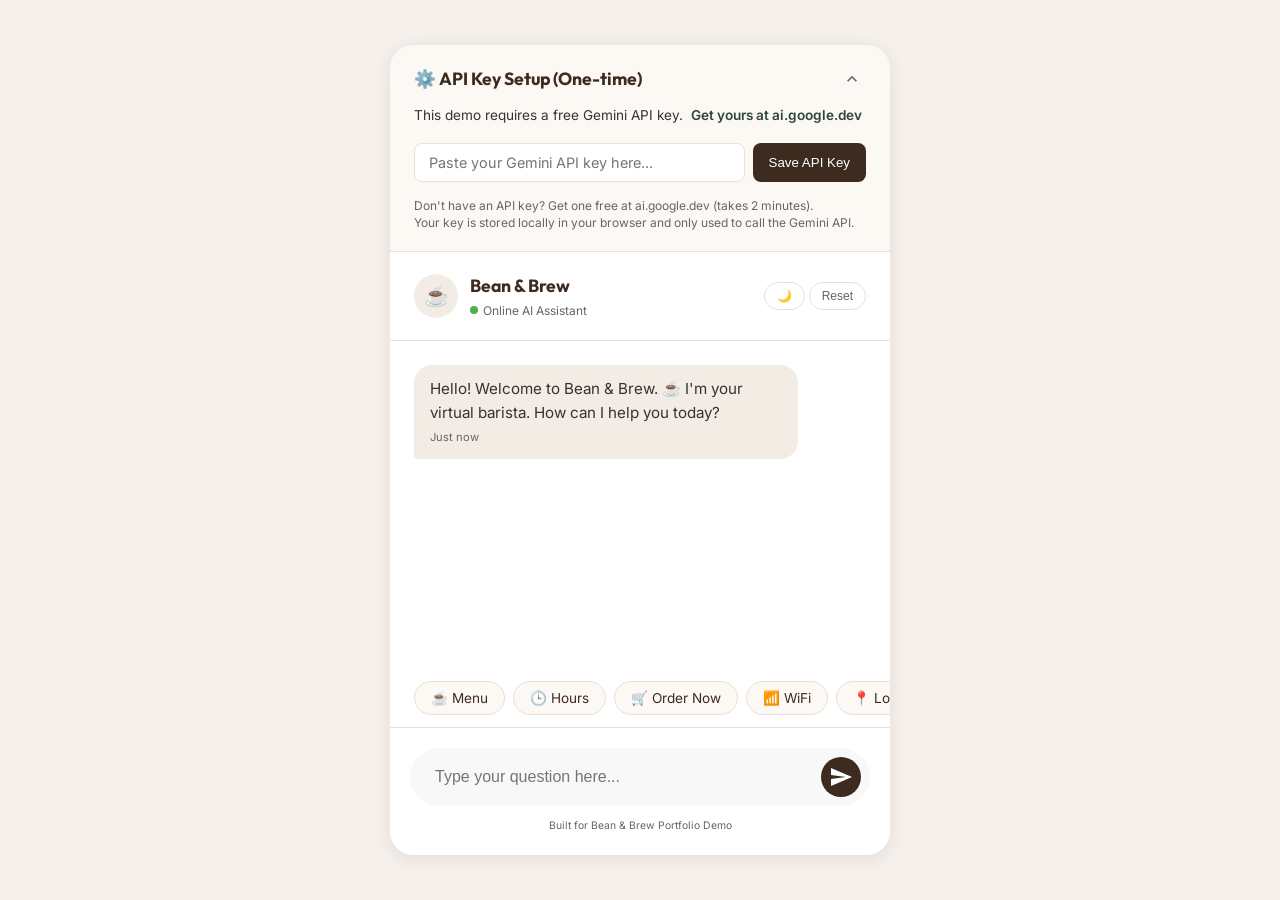
<file: index.html>
<!DOCTYPE html>
<html lang="en">

<head>
    <meta charset="UTF-8">
    <meta name="viewport" content="width=device-width, initial-scale=1.0">
    <title>Bean & Brew | AI Barista</title>
    <link rel="stylesheet" href="style.css">
    <!-- Google Fonts for a premium look -->
    <link rel="preconnect" href="https://fonts.googleapis.com">
    <link rel="preconnect" href="https://fonts.gstatic.com" crossorigin>
    <link
        href="https://fonts.googleapis.com/css2?family=Inter:wght@400;500;600&family=Outfit:wght@400;600;700&display=swap"
        rel="stylesheet">
</head>

<body>
    <div class="app-container">
        <!-- API Key Setup Section -->
        <div id="api-setup-section" class="api-setup-card">
            <div class="api-setup-header">
                <h2>⚙️ API Key Setup (One-time)</h2>
                <button type="button" id="minimize-api-btn" class="minimize-btn" title="Minimize">
                    <svg viewBox="0 0 24 24" width="20" height="20">
                        <path fill="currentColor" d="M7.41 15.41L12 10.83l4.59 4.58L18 14l-6-6-6 6z"></path>
                    </svg>
                </button>
            </div>
            <p>This demo requires a free Gemini API key. <a href="https://ai.google.dev" target="_blank" class="api-link-btn">Get yours at ai.google.dev</a></p>
            <div class="api-input-group">
                <input type="password" id="api-key-input" placeholder="Paste your Gemini API key here..." autocomplete="off">
                <button id="save-api-key-btn">Save API Key</button>
            </div>
            <p class="api-security-note">Don't have an API key? Get one free at ai.google.dev (takes 2 minutes).<br>Your key is stored locally in your browser and only used to call the Gemini API.</p>
            <p id="api-key-status" class="api-status hidden">✅ API key saved!</p>
        </div>

        <!-- Main Chat Container -->
        <main class="chat-container">
            <!-- Header Section -->
            <header class="chat-header">
                <div class="shop-info">
                    <div class="logo-circle">☕</div>
                    <div>
                        <h1>Bean & Brew</h1>
                        <p class="status"><span class="status-dot"></span> Online AI Assistant</p>
                    </div>
                </div>
                <div class="header-actions">
                    <button id="theme-toggle" title="Switch to Dark Roast">🌙</button>
                    <button id="clear-chat" title="Clear Chat">Reset</button>
                </div>

            </header>

            <!-- Messages List -->
            <section id="chat-messages" class="messages-area">
                <!-- Sample welcome message -->
                <div class="message bot-message">
                    <div class="message-content">
                        Hello! Welcome to Bean & Brew. ☕ I'm your virtual barista. How can I help you today?
                    </div>
                    <span class="timestamp">Just now</span>
                </div>
            </section>

            <!-- Quick Action Buttons -->
            <div class="suggestions-container">
                <button class="suggestion-btn" data-query="Can I see the menu?">☕ Menu</button>
                <button class="suggestion-btn" data-query="What are your hours?">🕒 Hours</button>
                <button class="suggestion-btn" data-query="Can I place an order?">🛒 Order Now</button>
                <button class="suggestion-btn" data-query="What is the WiFi password?">📶 WiFi</button>

                <button class="suggestion-btn" data-query="Where are you located?">📍 Location</button>
            </div>

            <!-- Input Section -->

            <footer class="input-area">
                <form id="chat-form" class="input-wrapper">
                    <input type="text" id="user-input" placeholder="Type your question here..." autocomplete="off">
                    <button type="submit" id="send-btn">
                        <svg viewBox="0 0 24 24" width="24" height="24">
                            <path fill="currentColor" d="M2.01 21L23 12 2.01 3 2 10l15 2-15 2z"></path>
                        </svg>
                    </button>
                </form>
                <p class="credits">Built for Bean & Brew Portfolio Demo</p>
            </footer>
        </main>
    </div>

    <!-- JavaScript - will be created in Phase 3 -->
    <script src="app.js"></script>
</body>

</html>
</file>
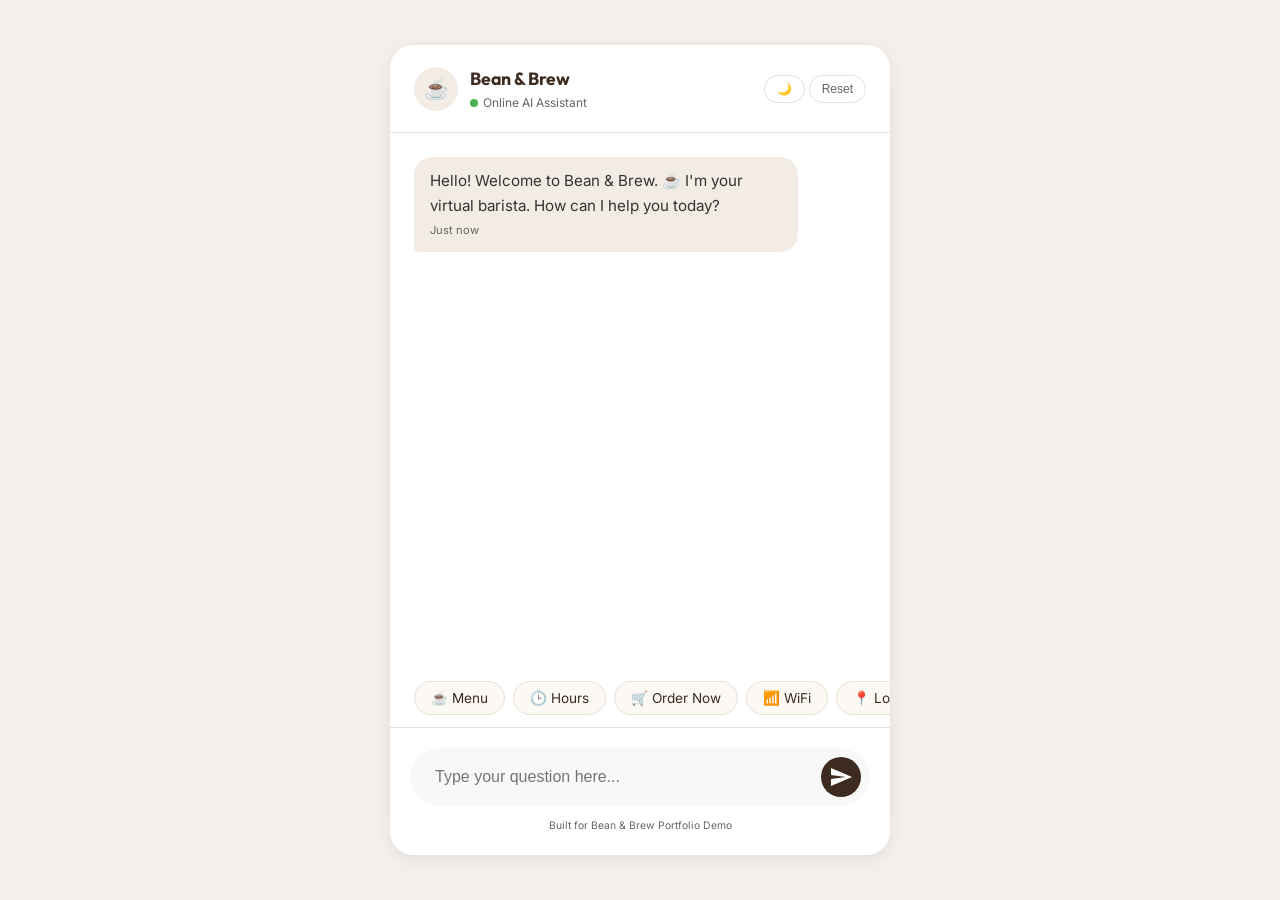
<file: AI Chatbot/index.html>
<!DOCTYPE html>
<html lang="en">

<head>
    <meta charset="UTF-8">
    <meta name="viewport" content="width=device-width, initial-scale=1.0">
    <title>Bean & Brew | AI Barista</title>
    <link rel="stylesheet" href="style.css">
    <!-- Google Fonts for a premium look -->
    <link rel="preconnect" href="https://fonts.googleapis.com">
    <link rel="preconnect" href="https://fonts.gstatic.com" crossorigin>
    <link
        href="https://fonts.googleapis.com/css2?family=Inter:wght@400;500;600&family=Outfit:wght@400;600;700&display=swap"
        rel="stylesheet">
</head>

<body>
    <div class="app-container">
        <!-- Main Chat Container -->
        <main class="chat-container">
            <!-- Header Section -->
            <header class="chat-header">
                <div class="shop-info">
                    <div class="logo-circle">☕</div>
                    <div>
                        <h1>Bean & Brew</h1>
                        <p class="status"><span class="status-dot"></span> Online AI Assistant</p>
                    </div>
                </div>
                <div class="header-actions">
                    <button id="theme-toggle" title="Switch to Dark Roast">🌙</button>
                    <button id="clear-chat" title="Clear Chat">Reset</button>
                </div>

            </header>

            <!-- Messages List -->
            <section id="chat-messages" class="messages-area">
                <!-- Sample welcome message -->
                <div class="message bot-message">
                    <div class="message-content">
                        Hello! Welcome to Bean & Brew. ☕ I'm your virtual barista. How can I help you today?
                    </div>
                    <span class="timestamp">Just now</span>
                </div>
            </section>

            <!-- Quick Action Buttons -->
            <div class="suggestions-container">
                <button class="suggestion-btn" data-query="Can I see the menu?">☕ Menu</button>
                <button class="suggestion-btn" data-query="What are your hours?">🕒 Hours</button>
                <button class="suggestion-btn" data-query="Can I place an order?">🛒 Order Now</button>
                <button class="suggestion-btn" data-query="What is the WiFi password?">📶 WiFi</button>

                <button class="suggestion-btn" data-query="Where are you located?">📍 Location</button>
            </div>

            <!-- Input Section -->

            <footer class="input-area">
                <form id="chat-form" class="input-wrapper">
                    <input type="text" id="user-input" placeholder="Type your question here..." autocomplete="off">
                    <button type="submit" id="send-btn">
                        <svg viewBox="0 0 24 24" width="24" height="24">
                            <path fill="currentColor" d="M2.01 21L23 12 2.01 3 2 10l15 2-15 2z"></path>
                        </svg>
                    </button>
                </form>
                <p class="credits">Built for Bean & Brew Portfolio Demo</p>
            </footer>
        </main>
    </div>

    <!-- JavaScript - will be created in Phase 3 -->
    <script src="app.js"></script>
</body>

</html>
</file>
<file: style.css>
/* 
  BEAN & BREW - STYLING 
  Color Palette: 
  - Espresso: #3d2b1f
  - Cream: #fcf8f4
  - Forest: #2d4739
  - Gold: #c4a484
*/

:root {
    --primary-color: #3d2b1f;
    --accent-color: #2d4739;
    --bg-color: #fcf8f4;
    --white: #ffffff;
    --text-main: #333333;
    --text-muted: #666666;
    --border-color: #e8e0d5;
    --shadow: 0 4px 20px rgba(0, 0, 0, 0.08);
    --bot-msg-bg: #f3ece4;
    --user-msg-bg: #3d2b1f;
    --gold: #c4a484;
}

body.dark-mode {
    --primary-color: #f7e8d8;
    --accent-color: #8fb19f;
    --bg-color: #1a1a1a;
    --white: #262626;
    --text-main: #e0e0e0;
    --text-muted: #a0a0a0;
    --border-color: #3d2b1f;
    --bot-msg-bg: #2d2d2d;
    --user-msg-bg: #4a3728;
    background-color: #121212;
    --gold: #d4b494;
}

* {

    margin: 0;
    padding: 0;
    box-sizing: border-box;
}

body {
    font-family: 'Inter', sans-serif;
    background-color: #f5f0eb;
    color: var(--text-main);
    height: 100vh;
    display: flex;
    justify-content: center;
    align-items: center;
    line-height: 1.6;
}

h1,
h2,
h3 {
    font-family: 'Outfit', sans-serif;
}

.app-container {
    width: 100%;
    max-width: 500px;
    height: 90vh;
    background: var(--white);
    border-radius: 24px;
    box-shadow: var(--shadow);
    overflow: hidden;
    position: relative;
    display: flex;
    flex-direction: column;
}

.chat-container {
    display: flex;
    flex-direction: column;
    flex: 1;
    overflow: hidden;
    width: 100%;
}


/* HEADER */
.chat-header {
    padding: 20px 24px;
    background: var(--white);
    border-bottom: 1px solid var(--border-color);
    display: flex;
    justify-content: space-between;
    align-items: center;
    z-index: 10;
}

.shop-info {
    display: flex;
    align-items: center;
    gap: 12px;
}

.logo-circle {
    width: 44px;
    height: 44px;
    background: var(--bot-msg-bg);
    border-radius: 50%;
    display: flex;
    justify-content: center;
    align-items: center;
    font-size: 20px;
}

.chat-header h1 {
    font-size: 1.1rem;
    font-weight: 700;
    color: var(--primary-color);
}

.status {
    font-size: 0.75rem;
    color: var(--text-muted);
    display: flex;
    align-items: center;
    gap: 5px;
}

.status-dot {
    width: 8px;
    height: 8px;
    background: #4caf50;
    border-radius: 50%;
}

#clear-chat,
#theme-toggle {
    padding: 6px 12px;
    border-radius: 20px;
    border: 1px solid var(--border-color);
    background: transparent;
    font-size: 0.75rem;
    color: var(--text-muted);
    cursor: pointer;
    transition: all 0.2s;
}

#clear-chat:hover,
#theme-toggle:hover {
    background: var(--bot-msg-bg);
    color: var(--primary-color);
}


/* MESSAGES AREA */
.messages-area {
    flex: 1;
    overflow-y: auto;
    padding: 24px;
    display: flex;
    flex-direction: column;
    gap: 16px;
    scroll-behavior: smooth;
}

/* MESSAGE BUBBLES */
.message {
    max-width: 85%;
    padding: 12px 16px;
    border-radius: 18px;
    font-size: 0.95rem;
    position: relative;
    animation: fadeIn 0.3s ease-out;
}

.bot-message {
    align-self: flex-start;
    background-color: var(--bot-msg-bg);
    color: var(--text-main);
    border-bottom-left-radius: 4px;
}

.user-message {
    align-self: flex-end;
    background-color: var(--user-msg-bg);
    color: var(--white);
    border-bottom-right-radius: 4px;
}

.timestamp {
    font-size: 0.7rem;
    color: var(--text-muted);
    margin-top: 4px;
    display: block;
}

.user-message .timestamp {
    color: rgba(255, 255, 255, 0.7);
    text-align: right;
}

/* SUGGESTIONS AREA */
.suggestions-container {
    display: flex;
    gap: 8px;
    padding: 0 24px 12px 24px;
    /* Balanced side padding */
    overflow-x: auto;
    scroll-behavior: smooth;
    -webkit-overflow-scrolling: touch;
    /* Smooth scroll for iOS */
}

/* Ensure the last button has space at the end of the scroll */
.suggestions-container::after {
    content: '';
    padding-right: 16px;
}

/* Added a subtle, themed scrollbar for better UX */
.suggestions-container::-webkit-scrollbar {
    height: 4px;
}

.suggestions-container::-webkit-scrollbar-track {
    background: transparent;
}

.suggestions-container::-webkit-scrollbar-thumb {
    background: var(--border-color);
    border-radius: 10px;
}


.suggestion-btn {
    white-space: nowrap;
    padding: 8px 16px;
    background: var(--bg-color);
    border: 1px solid var(--border-color);
    border-radius: 20px;
    font-size: 0.85rem;
    color: var(--primary-color);
    cursor: pointer;
    transition: all 0.2s;
    font-family: 'Inter', sans-serif;
}

.suggestion-btn:hover {
    background: var(--bot-msg-bg);
    border-color: var(--primary-color);
}

/* INPUT AREA */

.input-area {
    padding: 20px;
    background: var(--white);
    border-top: 1px solid var(--border-color);
}

.input-wrapper {
    display: flex;
    background: #f8f8f8;
    padding: 8px;
    border-radius: 30px;
    align-items: center;
    border: 1px solid transparent;
    transition: border 0.3s;
}

.input-wrapper:focus-within {
    border-color: var(--gold);
    background: var(--white);
}

#user-input {
    flex: 1;
    border: none;
    background: transparent;
    padding: 8px 16px;
    outline: none;
    font-size: 1rem;
}

#send-btn {
    background: var(--primary-color);
    color: var(--white);
    border: none;
    width: 40px;
    height: 40px;
    border-radius: 50%;
    display: flex;
    justify-content: center;
    align-items: center;
    cursor: pointer;
    transition: transform 0.2s;
}

#send-btn:hover {
    transform: scale(1.05);
}

.credits {
    text-align: center;
    font-size: 0.65rem;
    color: var(--text-muted);
    margin-top: 12px;
}

/* TYPING INDICATOR */
.typing-indicator {
    display: flex;
    gap: 4px;
    padding: 4px 0;
}

.typing-indicator span {
    width: 8px;
    height: 8px;
    background-color: var(--text-muted);
    border-radius: 50%;
    display: inline-block;
    opacity: 0.4;
    animation: typing 1s infinite alternate;
}

.typing-indicator span:nth-child(2) {
    animation-delay: 0.2s;
}

.typing-indicator span:nth-child(3) {
    animation-delay: 0.4s;
}

@keyframes typing {
    from {
        opacity: 0.4;
        transform: scale(1);
    }

    to {
        opacity: 1;
        transform: scale(1.2);
    }
}

/* ANIMATIONS */
@keyframes fadeIn {
    from {
        opacity: 0;
        transform: translateY(10px);
    }

    to {
        opacity: 1;
        transform: translateY(0);
    }
}


/* MOBILE RESPONSIVENESS */
@media (max-width: 600px) {
    .app-container {
        height: 100vh;
        border-radius: 0;
    }
}

/* API SETUP SECTION */
.api-setup-card {
    background: var(--bg-color);
    border-bottom: 1px solid var(--border-color);
    padding: 20px 24px;
    display: flex;
    flex-direction: column;
    gap: 12px;
    transition: all 0.3s ease;
}

.api-setup-card.collapsed {
    padding: 10px 24px;
    cursor: pointer;
    opacity: 0.7;
}

.api-setup-card.collapsed:hover {
    opacity: 1;
    background: var(--bot-msg-bg);
}

.api-setup-card.collapsed > *:not(.api-setup-header) {
    display: none;
}

.api-setup-card.collapsed .api-setup-header h2 {
    font-size: 0.9rem;
    display: flex;
    justify-content: space-between;
    align-items: center;
    margin: 0;
}

.api-setup-card.collapsed .api-setup-header h2::after {
    content: "✅ Key Saved (Click to edit)";
    font-size: 0.8rem;
    color: #4caf50;
    font-weight: normal;
}

.api-setup-card.collapsed .minimize-btn {
    display: none;
}

.api-setup-header {
    display: flex;
    justify-content: space-between;
    align-items: center;
    width: 100%;
}

.api-setup-card h2 {
    font-size: 1.1rem;
    color: var(--primary-color);
    margin: 0;
}

.minimize-btn {
    background: transparent;
    border: none;
    color: var(--text-muted);
    cursor: pointer;
    border-radius: 50%;
    width: 28px;
    height: 28px;
    display: flex;
    justify-content: center;
    align-items: center;
    transition: background 0.2s;
}

.minimize-btn:hover {
    background: rgba(0,0,0,0.05);
}

body.dark-mode .minimize-btn:hover {
    background: rgba(255,255,255,0.1);
}

.api-setup-card p {
    font-size: 0.85rem;
    color: var(--text-main);
}

.api-link-btn {
    display: inline-block;
    color: var(--accent-color);
    font-weight: 600;
    text-decoration: none;
    margin-left: 4px;
}

.api-link-btn:hover {
    text-decoration: underline;
}

.api-input-group {
    display: flex;
    gap: 8px;
    margin-top: 4px;
}

#api-key-input {
    flex: 1;
    padding: 10px 14px;
    border: 1px solid var(--border-color);
    border-radius: 8px;
    font-size: 0.9rem;
    outline: none;
    font-family: 'Inter', sans-serif;
    background: var(--white);
    color: var(--text-main);
    transition: border 0.3s;
}

#api-key-input:focus {
    border-color: var(--primary-color);
}

#save-api-key-btn {
    padding: 10px 16px;
    background: var(--primary-color);
    color: var(--white);
    border: none;
    border-radius: 8px;
    cursor: pointer;
    font-weight: 500;
    transition: background 0.2s;
    white-space: nowrap;
}

#save-api-key-btn:hover {
    background: var(--accent-color);
}

.api-security-note {
    font-size: 0.75rem !important;
    color: var(--text-muted) !important;
    line-height: 1.4;
    margin-top: 4px;
}

.api-status {
    font-size: 0.85rem;
    color: #4caf50 !important;
    font-weight: 600;
}

.api-status.hidden {
    display: none;
}
</file>
<file: AI Chatbot/style.css>
/* 
  BEAN & BREW - STYLING 
  Color Palette: 
  - Espresso: #3d2b1f
  - Cream: #fcf8f4
  - Forest: #2d4739
  - Gold: #c4a484
*/

:root {
    --primary-color: #3d2b1f;
    --accent-color: #2d4739;
    --bg-color: #fcf8f4;
    --white: #ffffff;
    --text-main: #333333;
    --text-muted: #666666;
    --border-color: #e8e0d5;
    --shadow: 0 4px 20px rgba(0, 0, 0, 0.08);
    --bot-msg-bg: #f3ece4;
    --user-msg-bg: #3d2b1f;
}

body.dark-mode {
    --primary-color: #f7e8d8;
    --accent-color: #8fb19f;
    --bg-color: #1a1a1a;
    --white: #262626;
    --text-main: #e0e0e0;
    --text-muted: #a0a0a0;
    --border-color: #3d2b1f;
    --bot-msg-bg: #2d2d2d;
    --user-msg-bg: #4a3728;
    background-color: #121212;
}

* {

    margin: 0;
    padding: 0;
    box-sizing: border-box;
}

body {
    font-family: 'Inter', sans-serif;
    background-color: #f5f0eb;
    color: var(--text-main);
    height: 100vh;
    display: flex;
    justify-content: center;
    align-items: center;
    line-height: 1.6;
}

h1,
h2,
h3 {
    font-family: 'Outfit', sans-serif;
}

.app-container {
    width: 100%;
    max-width: 500px;
    height: 90vh;
    background: var(--white);
    border-radius: 24px;
    box-shadow: var(--shadow);
    overflow: hidden;
    position: relative;
    display: flex;
    flex-direction: column;
}

.chat-container {
    display: flex;
    flex-direction: column;
    height: 100%;
    width: 100%;
}


/* HEADER */
.chat-header {
    padding: 20px 24px;
    background: var(--white);
    border-bottom: 1px solid var(--border-color);
    display: flex;
    justify-content: space-between;
    align-items: center;
    z-index: 10;
}

.shop-info {
    display: flex;
    align-items: center;
    gap: 12px;
}

.logo-circle {
    width: 44px;
    height: 44px;
    background: var(--bot-msg-bg);
    border-radius: 50%;
    display: flex;
    justify-content: center;
    align-items: center;
    font-size: 20px;
}

.chat-header h1 {
    font-size: 1.1rem;
    font-weight: 700;
    color: var(--primary-color);
}

.status {
    font-size: 0.75rem;
    color: var(--text-muted);
    display: flex;
    align-items: center;
    gap: 5px;
}

.status-dot {
    width: 8px;
    height: 8px;
    background: #4caf50;
    border-radius: 50%;
}

#clear-chat,
#theme-toggle {
    padding: 6px 12px;
    border-radius: 20px;
    border: 1px solid var(--border-color);
    background: transparent;
    font-size: 0.75rem;
    color: var(--text-muted);
    cursor: pointer;
    transition: all 0.2s;
}

#clear-chat:hover,
#theme-toggle:hover {
    background: var(--bot-msg-bg);
    color: var(--primary-color);
}


/* MESSAGES AREA */
.messages-area {
    flex: 1;
    overflow-y: auto;
    padding: 24px;
    display: flex;
    flex-direction: column;
    gap: 16px;
    scroll-behavior: smooth;
}

/* MESSAGE BUBBLES */
.message {
    max-width: 85%;
    padding: 12px 16px;
    border-radius: 18px;
    font-size: 0.95rem;
    position: relative;
    animation: fadeIn 0.3s ease-out;
}

.bot-message {
    align-self: flex-start;
    background-color: var(--bot-msg-bg);
    color: var(--text-main);
    border-bottom-left-radius: 4px;
}

.user-message {
    align-self: flex-end;
    background-color: var(--user-msg-bg);
    color: var(--white);
    border-bottom-right-radius: 4px;
}

.timestamp {
    font-size: 0.7rem;
    color: var(--text-muted);
    margin-top: 4px;
    display: block;
}

.user-message .timestamp {
    color: rgba(255, 255, 255, 0.7);
    text-align: right;
}

/* SUGGESTIONS AREA */
.suggestions-container {
    display: flex;
    gap: 8px;
    padding: 0 24px 12px 24px;
    /* Balanced side padding */
    overflow-x: auto;
    scroll-behavior: smooth;
    -webkit-overflow-scrolling: touch;
    /* Smooth scroll for iOS */
}

/* Ensure the last button has space at the end of the scroll */
.suggestions-container::after {
    content: '';
    padding-right: 16px;
}

/* Added a subtle, themed scrollbar for better UX */
.suggestions-container::-webkit-scrollbar {
    height: 4px;
}

.suggestions-container::-webkit-scrollbar-track {
    background: transparent;
}

.suggestions-container::-webkit-scrollbar-thumb {
    background: var(--border-color);
    border-radius: 10px;
}


.suggestion-btn {
    white-space: nowrap;
    padding: 8px 16px;
    background: var(--bg-color);
    border: 1px solid var(--border-color);
    border-radius: 20px;
    font-size: 0.85rem;
    color: var(--primary-color);
    cursor: pointer;
    transition: all 0.2s;
    font-family: 'Inter', sans-serif;
}

.suggestion-btn:hover {
    background: var(--bot-msg-bg);
    border-color: var(--primary-color);
}

/* INPUT AREA */

.input-area {
    padding: 20px;
    background: var(--white);
    border-top: 1px solid var(--border-color);
}

.input-wrapper {
    display: flex;
    background: #f8f8f8;
    padding: 8px;
    border-radius: 30px;
    align-items: center;
    border: 1px solid transparent;
    transition: border 0.3s;
}

.input-wrapper:focus-within {
    border-color: var(--gold);
    background: var(--white);
}

#user-input {
    flex: 1;
    border: none;
    background: transparent;
    padding: 8px 16px;
    outline: none;
    font-size: 1rem;
}

#send-btn {
    background: var(--primary-color);
    color: var(--white);
    border: none;
    width: 40px;
    height: 40px;
    border-radius: 50%;
    display: flex;
    justify-content: center;
    align-items: center;
    cursor: pointer;
    transition: transform 0.2s;
}

#send-btn:hover {
    transform: scale(1.05);
}

.credits {
    text-align: center;
    font-size: 0.65rem;
    color: var(--text-muted);
    margin-top: 12px;
}

/* TYPING INDICATOR */
.typing-indicator {
    display: flex;
    gap: 4px;
    padding: 4px 0;
}

.typing-indicator span {
    width: 8px;
    height: 8px;
    background-color: var(--text-muted);
    border-radius: 50%;
    display: inline-block;
    opacity: 0.4;
    animation: typing 1s infinite alternate;
}

.typing-indicator span:nth-child(2) {
    animation-delay: 0.2s;
}

.typing-indicator span:nth-child(3) {
    animation-delay: 0.4s;
}

@keyframes typing {
    from {
        opacity: 0.4;
        transform: scale(1);
    }

    to {
        opacity: 1;
        transform: scale(1.2);
    }
}

/* ANIMATIONS */
@keyframes fadeIn {
    from {
        opacity: 0;
        transform: translateY(10px);
    }

    to {
        opacity: 1;
        transform: translateY(0);
    }
}


/* MOBILE RESPONSIVENESS */
@media (max-width: 600px) {
    .app-container {
        height: 100vh;
        border-radius: 0;
    }
}
</file>
